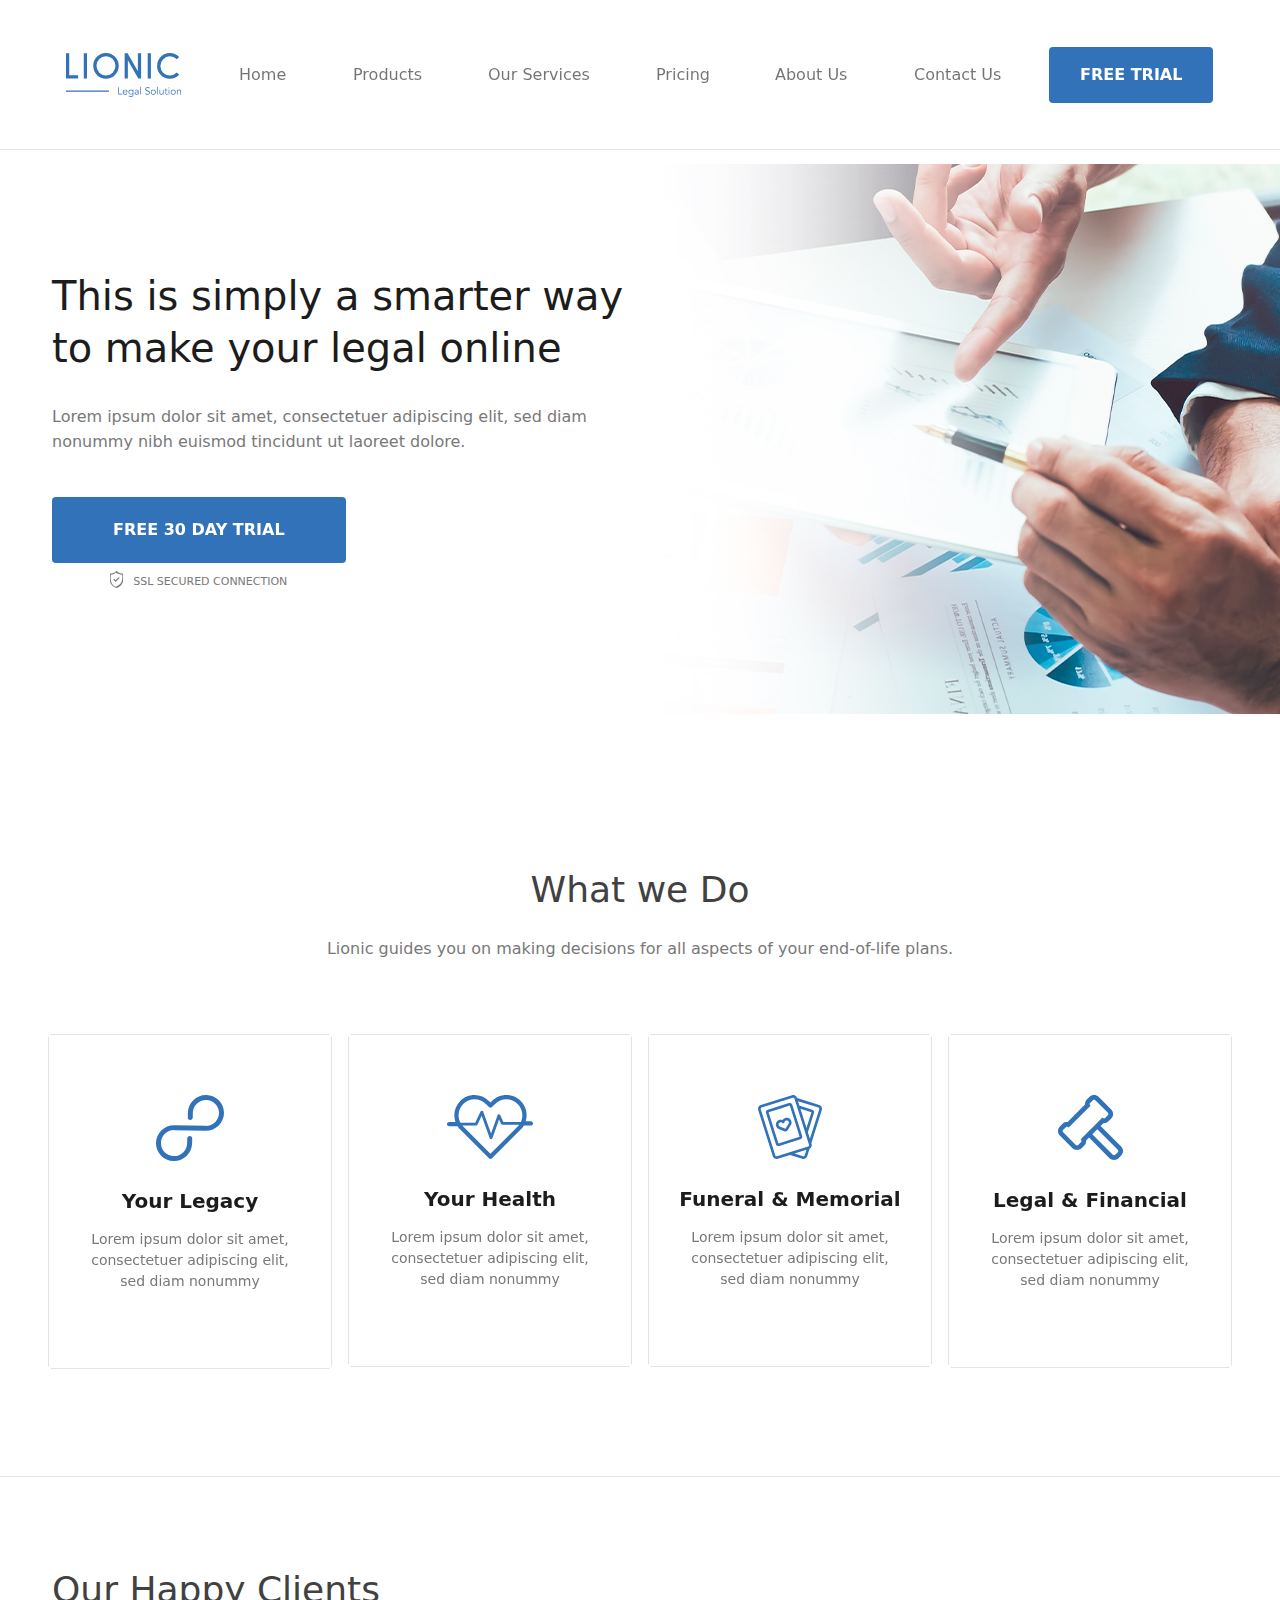
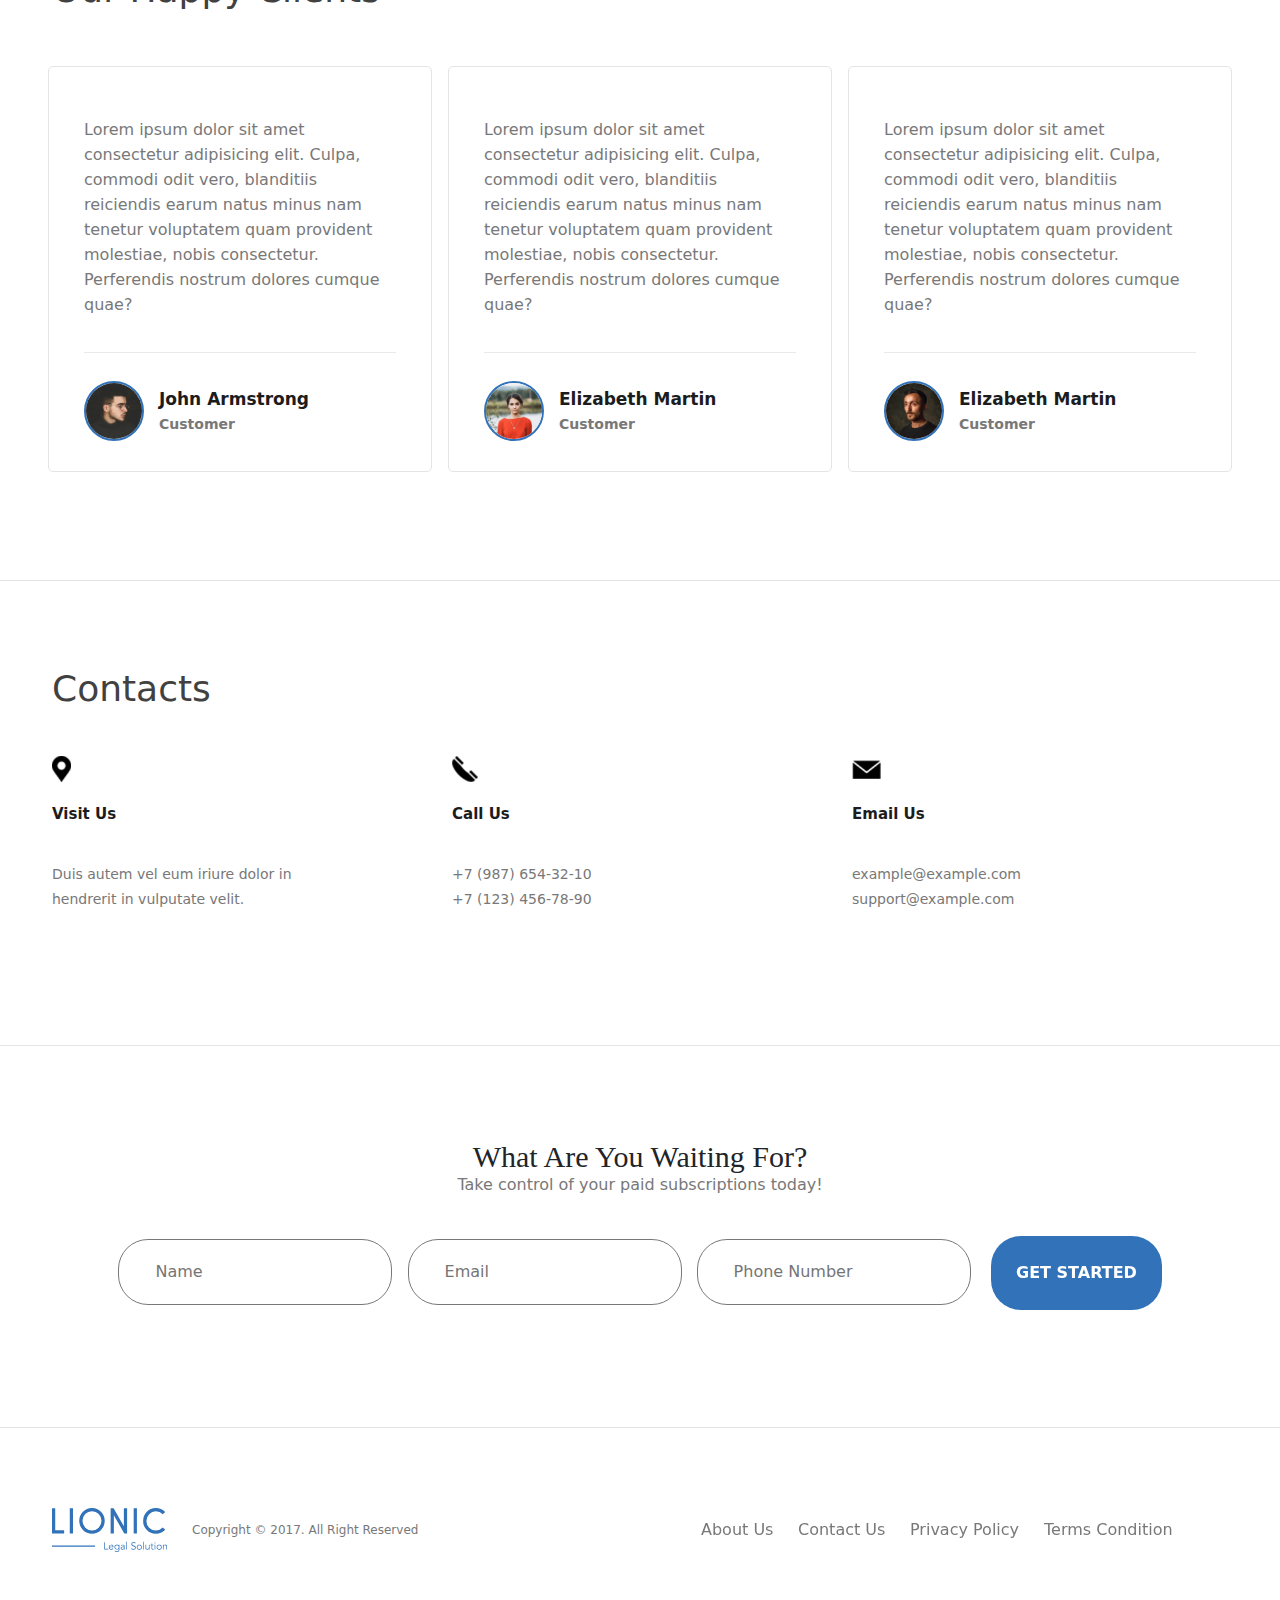
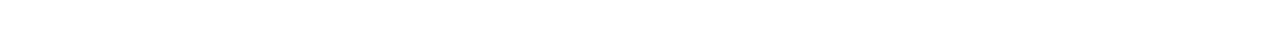
<file: Lionic/index.html>
<!DOCTYPE html>
<html lang="ru">

<head>
  <meta charset="UTF-8">
  <link rel="stylesheet" href="css/bootstrap.css">
  <link rel="stylesheet" href="css/hover.css">
  <link rel="stylesheet" href="css/style.css">
  <link rel="stylesheet" href="css/fonts.css">
  
  <meta http-equiv="X-UA-Compatible" content="IE=edge">
  <meta name="viewport" content="width=device-width, initial-scale=1.0">
  <title>Home</title>
</head>

<body>
  <header class="style-header">
    <div class="container header-container">
      <nav class="navbar navbar-expand-lg navbar-light bg-white">
        <div class="container-fluid">
          <a class="navbar-brand" href="#"><img src="img/Logo.svg" alt="" class="style-img"></a>
          <button class="navbar-toggler" type="button" data-bs-toggle="collapse" data-bs-target="#navbarSupportedContent" aria-controls="navbarSupportedContent" aria-expanded="false" aria-label="Toggle navigation">
            <span class="navbar-toggler-icon"></span>
          </button>
          <div class="collapse navbar-collapse" id="navbarSupportedContent">
            <ul class="navbar-nav me-auto mb-2 mb-lg-0">
              <li class="nav-item">
                <a class="nav-link hvr-underline-from-center" aria-current="page" href="#">Home</a>
              </li>
              <li class="nav-item">
                <a class="nav-link hvr-underline-from-center" href="#">Products</a>
              </li>
              <li class="nav-item">
                <a class="nav-link hvr-underline-from-center" href="#">Our Services</a>
              </li>
              <li class="nav-item">
                <a class="nav-link hvr-underline-from-center" href="#">Pricing</a>
              </li>
              <li class="nav-item">
                <a class="nav-link hvr-underline-from-center" href="#">About Us</a>
              </li>
              <li class="nav-item">
                <a class="nav-link hvr-underline-from-center" href="#">Contact Us</a>
              </li>
            </ul>
            <form class="d-flex">
              <a href="" class="btn header-btn hvr-buzz-out">FREE TRIAL</a>
            </form>
          </div>
        </div>
      </nav>
    </div>
  </header>
  <main>
    <section class="section-hero">
      <div class="container container-hero">
        <div class="row">
          <div class="col-lg-6">
          <h1 class="section-heading-hero">
            This is&nbsp;simply a&nbsp;smarter way to&nbsp;make your legal
            online
          </h1>
          <p class="section-hero-description">
            Lorem ipsum dolor sit amet, consectetuer adipiscing elit, sed diam
            nonummy nibh euismod tincidunt ut&nbsp;laoreet dolore.
          </p>
          <div class="section-hero-action">
            <a href="" class="btn section-hero-btn big-btn hvr-buzz-out">
              free 30 day trial
            </a>
            <div class="section-hero-btn-descriptinon">
              <samp class="section-hero-SSL-icon"></samp>
              SSL secured connection
            </div>
          </div>
        </div>
      </div>
      </div>
    </section>
    <section class="section-do">
      <div class="container">
        <h2 class="section-heading text-center">
          What we Do
        </h2>
        <p class="section-description text-center">
          Lionic guides you on making decisions for all aspects of your end-of-life plans.
        </p>
        <ul class="section-do-list row">
          <li class="col-lg-3 p-2">
            <div class="section-do-item hvr-rectangle-in">
              <svg
              class="section-do-icon"
              width="68"
              height="66"
              viewBox="0 0 68 66"
              fill="none"
              xmlns="http://www.w3.org/2000/svg"
            >
              <g>
                <path
                  d="M50.393 0.00398661C40.438 -0.212013 32.146 7.63799 31.9 17.512L31.776 22.483C31.742 23.839 32.833 24.973 34.2 25.003C35.567 25.032 36.713 23.947 36.746 22.591L36.871 17.62C37.049 10.471 43.062 4.77799 50.271 4.93399C57.478 5.09099 63.201 11.038 63.023 18.187C62.844 25.335 56.831 31.029 49.623 30.872L18.5 30.197C8.54499 29.981 0.252987 37.831 0.00698678 47.705C-0.240013 57.579 7.65099 65.78 17.607 65.995C27.562 66.211 35.854 58.362 36.1 48.488L36.223 43.572C36.257 42.215 35.166 41.082 33.799 41.052C32.432 41.022 31.286 42.108 31.252 43.464L31.129 48.38C30.951 55.529 24.938 61.222 17.729 61.066C10.522 60.909 4.79899 54.962 4.97699 47.813C5.15599 40.664 11.169 34.971 18.377 35.127L49.5 35.802C59.456 36.018 67.747 28.169 67.994 18.295C68.24 8.41999 60.349 0.219987 50.394 0.00498661L50.393 0.00398661Z"
                />
              </g>
              <defs>
                <clipPath id="clip0">
                  <rect width="68" height="66" fill="white" />
                </clipPath>
              </defs>
            </svg>
              <strong class="section-do-item-heading">
                Your Legacy
              </strong>
              <p class="selection-do-item-description">
                Lorem ipsum dolor sit amet, consectetuer adipiscing elit, sed diam nonummy
              </p>
            </div>
          </li>
          <li class="col-lg-3 p-2">
            <div class="section-do-item  hvr-rectangle-in">
              <svg
              class="section-do-icon"
              width="86"
              height="64"
              viewBox="0 0 86 64"
              fill="none"
              xmlns="http://www.w3.org/2000/svg"
            >
              <path
                d="M79.622 20.272C79.622 22.336 79.316 24.352 78.726 26.27H83.868C85.045 26.27 86 27.227 86 28.406C86 29.586 85.045 30.541 83.868 30.541H77.47C77.268 30.541 77.073 30.513 76.888 30.461C76.0053 31.9743 74.9311 33.3675 73.692 34.606L44.972 63.374C44.7741 63.5725 44.539 63.73 44.2802 63.8375C44.0213 63.9449 43.7438 64.0002 43.4635 64.0002C43.1832 64.0002 42.9057 63.9449 42.6468 63.8375C42.388 63.73 42.1529 63.5725 41.955 63.374L13.233 34.606C12.1963 33.5688 11.2752 32.422 10.486 31.186C10.315 31.23 10.136 31.254 9.95 31.254H2.132C1.85176 31.2537 1.57431 31.1983 1.31551 31.0908C1.0567 30.9833 0.821595 30.8259 0.623621 30.6276C0.425646 30.4292 0.268677 30.1938 0.161676 29.9348C0.0546755 29.6758 -0.000261829 29.3983 9.38171e-07 29.118C9.38171e-07 27.938 0.955001 26.982 2.132 26.982H8.447C5.965 19.861 7.56 11.618 13.233 5.93801C15.1066 4.05015 17.3363 2.55313 19.793 1.5338C22.2497 0.514473 24.8843 -0.00687342 27.544 1.15198e-05C32.95 1.15198e-05 38.034 2.10901 41.856 5.93801L43.463 7.54701L45.07 5.93701C46.9438 4.04921 49.1737 2.55231 51.6306 1.53315C54.0874 0.513987 56.7222 -0.0071368 59.382 1.15198e-05C62.0417 -0.00681806 64.6763 0.514553 67.133 1.53388C69.5896 2.55321 71.8194 4.0502 73.693 5.93801C75.5791 7.8172 77.0741 10.0515 78.0918 12.5117C79.1094 14.972 79.6295 17.6096 79.622 20.272ZM70.678 8.95701C69.1987 7.46697 67.4383 6.28548 65.4989 5.48108C63.5595 4.67667 61.4796 4.26536 59.38 4.27101C57.2807 4.26563 55.2012 4.67706 53.2622 5.48146C51.3231 6.28586 49.563 7.46721 48.084 8.95701L44.969 12.077C44.7713 12.2754 44.5364 12.4329 44.2777 12.5403C44.019 12.6478 43.7416 12.7031 43.4615 12.7031C43.1814 12.7031 42.904 12.6478 42.6453 12.5403C42.3866 12.4329 42.1517 12.2754 41.954 12.077L38.84 8.95701C37.3608 7.46718 35.6005 6.28582 33.6613 5.48142C31.7221 4.67703 29.6424 4.26561 27.543 4.27101C25.4437 4.26546 23.3642 4.67682 21.4251 5.48123C19.486 6.28564 17.7259 7.46708 16.247 8.95701C11.173 14.04 10.232 21.718 13.425 27.763H28.236L33.538 16.479C33.783 15.959 34.277 15.634 34.891 15.663C35.1717 15.6764 35.4421 15.7726 35.6681 15.9396C35.8942 16.1065 36.0657 16.3367 36.161 16.601L44.051 38.487L50.542 20.168C50.6364 19.9007 50.8086 19.6678 51.0365 19.4992C51.2643 19.3306 51.5374 19.2341 51.8206 19.2221C52.1038 19.21 52.3842 19.283 52.6255 19.4316C52.8669 19.5802 53.0583 19.7977 53.175 20.056L56.351 27.051H73.852C76.612 21.125 75.554 13.842 70.677 8.95701H70.678ZM16.248 31.586L43.463 58.844L70.678 31.586C71.2253 31.038 71.7323 30.4512 72.195 29.83H55.736C55.179 29.83 54.373 29.573 54.143 29.064L52.046 24.444L45.404 43.189C45.204 43.755 44.67 44.135 44.069 44.136H44.066C43.466 44.136 42.933 43.76 42.729 43.196L34.653 20.798L30.426 29.794C30.192 30.292 29.99 30.541 29.439 30.541H15.293C15.593 30.901 15.912 31.249 16.248 31.586Z"
              />
            </svg>
              <strong class="section-do-item-heading">
                Your Health
              </strong>
              <p class="selection-do-item-description">
                Lorem ipsum dolor sit amet, consectetuer adipiscing elit, sed diam nonummy
              </p>
            </div>
          </li>
          <li class="col-lg-3 p-2">
            <div class="section-do-item hvr-rectangle-in">
              <svg
                class="section-do-icon"
                width="64"
                height="64"
                viewBox="0 0 64 64"
                fill="none"
                xmlns="http://www.w3.org/2000/svg"
              >
                <path
                  d="M63.8101 15.073L53.3321 48.146L53.5791 48.926C53.7393 49.4264 53.7986 49.9537 53.7536 50.4772C53.7086 51.0008 53.5603 51.5102 53.3171 51.976C52.9241 52.732 52.3171 53.329 51.5701 53.704L51.5611 53.737L49.1941 61.207C48.8722 62.2171 48.1632 63.0585 47.2223 63.5469C46.2815 64.0354 45.1853 64.131 44.1741 63.813L32.0001 59.957L19.8261 63.813C18.8148 64.131 17.7187 64.0354 16.7778 63.5469C15.8369 63.0585 15.1279 62.2171 14.8061 61.207L0.188058 15.074C0.0280711 14.5735 -0.0310613 14.0462 0.0140824 13.5227C0.0592262 12.9991 0.20775 12.4897 0.451058 12.024C0.69167 11.5566 1.02267 11.1416 1.42487 10.8031C1.82706 10.4646 2.29245 10.2093 2.79406 10.052L33.9431 0.187C34.9542 -0.131631 36.0504 -0.0363451 36.9915 0.451969C37.9325 0.940283 38.6415 1.78178 38.9631 2.792L39.0401 3.034C39.0491 3.036 39.0581 3.037 39.0661 3.04L61.2061 10.053C61.7073 10.2103 62.1723 10.4654 62.5743 10.8035C62.9763 11.1417 63.3073 11.5561 63.5481 12.023C64.0401 12.973 64.1331 14.055 63.8101 15.073ZM48.4441 54.75L36.4161 58.559L44.9781 61.271C45.3153 61.3777 45.6811 61.3463 45.9951 61.1835C46.3092 61.0208 46.5458 60.7401 46.6531 60.403L48.4441 54.75ZM51.0371 49.732L36.4211 3.598C36.3142 3.26106 36.078 2.98029 35.7644 2.81736C35.4507 2.65442 35.0852 2.62264 34.7481 2.729L3.60006 12.595C3.26006 12.702 2.98306 12.935 2.81906 13.252C2.73787 13.4073 2.68829 13.5771 2.67319 13.7517C2.65808 13.9263 2.67775 14.1021 2.73106 14.269L17.3471 60.402C17.5691 61.103 18.3201 61.492 19.0211 61.271L31.5611 57.299C31.5891 57.289 31.6171 57.279 31.6461 57.272L50.1691 51.405C50.5091 51.298 50.7861 51.065 50.9491 50.748C51.1141 50.432 51.1451 50.071 51.0371 49.731V49.732ZM48.4971 32.885L53.4461 17.265L42.4451 13.781L48.4971 32.885ZM61.1801 13.25C61.0998 13.0945 60.9896 12.9565 60.8557 12.8439C60.7218 12.7313 60.567 12.6464 60.4001 12.594L40.0231 6.14L41.4691 10.701C41.5571 10.711 41.6451 10.729 41.7321 10.757L54.2501 14.722C54.5841 14.8269 54.894 14.9969 55.1619 15.2223C55.4299 15.4477 55.6505 15.7239 55.8111 16.035C55.9734 16.3456 56.0726 16.6852 56.1028 17.0344C56.133 17.3835 56.0937 17.7352 55.9871 18.069L49.8951 37.297L51.9331 43.731L61.2681 14.267C61.3751 13.927 61.3441 13.567 61.1801 13.25ZM30.9401 23.336C31.5152 23.6323 32.0259 24.0398 32.4425 24.5349C32.8591 25.0299 33.1733 25.6027 33.3671 26.22C33.5725 26.8654 33.633 27.5483 33.5443 28.2198C33.4557 28.8913 33.22 29.535 32.8541 30.105L29.6411 35.126C29.3916 35.5142 29.0489 35.8336 28.6441 36.0552C28.2393 36.2767 27.7855 36.3932 27.3241 36.394C26.9701 36.394 26.6161 36.326 26.2841 36.19L20.7651 33.936C20.1378 33.6806 19.5745 33.29 19.1154 32.792C18.6563 32.2941 18.3127 31.701 18.1091 31.055C17.9119 30.4388 17.8389 29.7897 17.8943 29.1451C17.9498 28.5006 18.1326 27.8734 18.4321 27.3C18.7284 26.7249 19.1359 26.2142 19.631 25.7976C20.126 25.3811 20.6988 25.0668 21.3161 24.873C22.3839 24.5378 23.5338 24.5745 24.5781 24.977C25.1998 24.0462 26.1189 23.3539 27.1851 23.013C27.8013 22.8161 28.4504 22.7433 29.0949 22.7987C29.7394 22.8541 30.3665 23.0368 30.9401 23.336ZM30.8251 27.025C30.7361 26.742 30.5919 26.4795 30.4009 26.2526C30.2098 26.0257 29.9757 25.8389 29.7121 25.703C29.4491 25.5656 29.1615 25.4818 28.8659 25.4564C28.5703 25.431 28.2726 25.4645 27.9901 25.555C27.6178 25.6716 27.2823 25.8833 27.0168 26.1692C26.7513 26.455 26.565 26.8051 26.4761 27.185C26.4221 27.4083 26.3114 27.6139 26.1547 27.7819C25.998 27.9499 25.8006 28.0747 25.5816 28.1441C25.3626 28.2135 25.1294 28.2251 24.9045 28.178C24.6797 28.1309 24.4708 28.0265 24.2981 27.875C24.0064 27.6158 23.6523 27.4371 23.2705 27.3565C22.8888 27.2758 22.4926 27.296 22.1211 27.415C21.838 27.5042 21.5755 27.6487 21.3488 27.8401C21.122 28.0315 20.9355 28.266 20.8001 28.53C20.6627 28.793 20.5789 29.0806 20.5535 29.3762C20.5281 29.6718 20.5616 29.9694 20.6521 30.252C20.8271 30.805 21.2371 31.249 21.7751 31.469L27.2931 33.723C27.3114 33.731 27.3322 33.7317 27.3511 33.725C27.3696 33.7194 27.3856 33.7074 27.3961 33.691L30.6091 28.669C30.9231 28.179 31.0021 27.581 30.8261 27.027L30.8251 27.025ZM44.1721 40.932C44.2788 41.2656 44.3183 41.6171 44.2882 41.966C44.2582 42.315 44.1592 42.6545 43.9971 42.965C43.8365 43.2764 43.6158 43.5529 43.3477 43.7785C43.0796 44.004 42.7694 44.1742 42.4351 44.279L21.2401 50.994C20.5659 51.2062 19.835 51.1426 19.2077 50.817C18.5803 50.4914 18.1076 49.9305 17.8931 49.257L8.01306 18.07C7.90624 17.7362 7.8667 17.3846 7.89674 17.0355C7.92678 16.6863 8.0258 16.3466 8.18806 16.036C8.34862 15.7249 8.56923 15.4487 8.83717 15.2233C9.1051 14.9979 9.41503 14.8279 9.74906 14.723L30.9451 8.009C31.6194 7.79619 32.3506 7.85955 32.9782 8.18519C33.6059 8.51083 34.0788 9.07215 34.2931 9.746L44.1721 40.932ZM41.6301 41.737L31.7501 10.551L21.9781 13.645L10.5531 17.264L20.4331 48.45L41.6301 41.737Z"
                />
              </svg>
              <strong class="section-do-item-heading">
                Funeral & Memorial
              </strong>
              <p class="selection-do-item-description">
                Lorem ipsum dolor sit amet, consectetuer adipiscing elit, sed diam nonummy
              </p>
            </div>
          </li>
          <li class="col-lg-3 p-2">
            <div class="section-do-item hvr-rectangle-in">
              <svg
                class="section-do-icon"
                width="65"
                height="65"
                viewBox="0 0 65 65"
                fill="none"
                xmlns="http://www.w3.org/2000/svg"
              >
                <path
                  d="M63.131 51.506C64.3269 52.7045 64.9985 54.3285 64.9985 56.0215C64.9985 57.7146 64.3269 59.3385 63.131 60.537L60.54 63.13C59.9482 63.7249 59.2442 64.1965 58.4689 64.5175C57.6935 64.8385 56.8622 65.0025 56.023 65C55.184 65.0024 54.3529 64.8384 53.5777 64.5174C52.8025 64.1964 52.0987 63.7249 51.507 63.13L30.988 42.613L28.126 45.475C28.2028 46.397 28.077 47.3246 27.7574 48.1928C27.4378 49.061 26.9322 49.8488 26.276 50.501L23.55 53.227C22.9583 53.8218 22.2545 54.2934 21.4793 54.6143C20.7042 54.9353 19.873 55.0994 19.034 55.097C18.1952 55.0993 17.3642 54.9352 16.5892 54.6142C15.8142 54.2932 15.1106 53.8217 14.519 53.227L1.86503 40.575C0.66925 39.3767 -0.00231934 37.7529 -0.00231934 36.06C-0.00231934 34.3671 0.66925 32.7434 1.86503 31.545L4.59103 28.819C5.24326 28.1629 6.03107 27.6573 6.89928 27.3377C7.76748 27.0182 8.69507 26.8923 9.61703 26.969L26.97 9.61902C26.8953 8.69769 27.0219 7.77112 27.341 6.90358C27.6601 6.03605 28.1641 5.24832 28.818 4.59502L31.543 1.87002C32.1347 1.27539 32.8383 0.803958 33.6133 0.48298C34.3883 0.162003 35.2192 -0.00214761 36.058 2.1214e-05C37.764 2.1214e-05 39.368 0.664021 40.574 1.87002L53.227 14.522C54.4226 15.7205 55.094 17.3442 55.094 19.037C55.094 20.7298 54.4226 22.3536 53.227 23.552L50.502 26.278C49.8497 26.9342 49.0617 27.4398 48.1933 27.7594C47.3249 28.079 46.3972 28.2048 45.475 28.128L42.613 30.99L63.131 51.506ZM31.164 35.784L35.783 31.165L39.243 27.705L44.398 22.551L44.798 22.951C45.126 23.279 45.556 23.443 45.986 23.443C46.416 23.443 46.846 23.279 47.175 22.951L49.9 20.226C50.0561 20.07 50.1798 19.8848 50.2643 19.681C50.3487 19.4771 50.3922 19.2587 50.3922 19.038C50.3922 18.8174 50.3487 18.5989 50.2643 18.3951C50.1798 18.1912 50.0561 18.006 49.9 17.85L37.246 5.19702C37.0901 5.04084 36.905 4.91699 36.7011 4.83256C36.4972 4.74813 36.2787 4.70479 36.058 4.70502C35.628 4.70502 35.198 4.86902 34.87 5.19702L32.144 7.92202C31.9879 8.07804 31.864 8.26332 31.7794 8.46725C31.6949 8.67118 31.6514 8.88977 31.6514 9.11052C31.6514 9.33128 31.6949 9.54987 31.7794 9.7538C31.864 9.95773 31.9879 10.143 32.144 10.299L32.544 10.699L10.694 32.546L10.294 32.146C10.1381 31.9898 9.95296 31.866 9.74909 31.7816C9.54523 31.6971 9.32669 31.6538 9.10603 31.654C8.67603 31.654 8.24603 31.818 7.91803 32.146L5.19303 34.87C5.03701 35.026 4.91325 35.2112 4.82881 35.4151C4.74437 35.6189 4.70091 35.8374 4.70091 36.058C4.70091 36.2787 4.74437 36.4971 4.82881 36.701C4.91325 36.9048 5.03701 37.09 5.19303 37.246L17.846 49.9C18.174 50.228 18.604 50.392 19.034 50.392C19.464 50.392 19.894 50.228 20.223 49.9L22.948 47.175C23.1042 47.019 23.2281 46.8337 23.3126 46.6298C23.3971 46.4259 23.4407 46.2073 23.4407 45.9865C23.4407 45.7658 23.3971 45.5472 23.3126 45.3433C23.2281 45.1393 23.1042 44.954 22.948 44.798L22.548 44.398L27.703 39.244L31.164 35.784ZM59.804 54.834L39.285 34.317L34.315 39.287L54.835 59.803C55.162 60.131 55.593 60.295 56.023 60.295C56.453 60.295 56.883 60.131 57.211 59.803L59.804 57.21C59.9601 57.054 60.0838 56.8688 60.1683 56.665C60.2527 56.4611 60.2962 56.2427 60.2962 56.022C60.2962 55.8014 60.2527 55.5829 60.1683 55.3791C60.0838 55.1752 59.9601 54.99 59.804 54.834Z"
                />
              </svg>
              <strong class="section-do-item-heading">
                Legal & Financial
              </strong>
              <p class="selection-do-item-description">
                Lorem ipsum dolor sit amet, consectetuer adipiscing elit, sed diam nonummy
              </p>
            </div>
          </li>
        </ul>
      </div>
    </section>
    <section class="section-clients">
      <div class="container">
        <h2 class="section-heading section-clients-heading">
          Our Happy Clients
        </h2>
        <ul class="section-clients-list row">
          <li class="col-lg-4 p-2">
            <div class="section-clients-item">
              <p class="section-clients-testimonial">
                Lorem ipsum dolor sit amet consectetur adipisicing elit. Culpa, commodi odit vero, blanditiis reiciendis
                earum natus minus nam tenetur voluptatem quam provident molestiae, nobis consectetur. Perferendis nostrum
                dolores cumque quae?
              </p>
              <div class="section-clients-user">
                <img class="section-clients-avatar" src="img/Section-clients/client1.jpg" alt="">
                <div class="section-clients-user-info">
                  <div class="section-clients-user-name">
                  John Armstrong
                  <div class="section-clients-user-description">
                    Customer
                  </div>
                </div>
              </div>
            </div>
            </div>
          </li>
          <li class="col-lg-4 p-2">
            <div class="section-clients-item">
              <p class="section-clients-testimonial">
                Lorem ipsum dolor sit amet consectetur adipisicing elit. Culpa, commodi odit vero, blanditiis reiciendis
                earum natus minus nam tenetur voluptatem quam provident molestiae, nobis consectetur. Perferendis nostrum
                dolores cumque quae?
              </p>
              <div class="section-clients-user">
                <img class="section-clients-avatar" src="img/Section-clients/client2.jpg" alt="">
                <div class="section-clients-user-info">
                  <div class="section-clients-user-name">
                  Elizabeth Martin
                  <div class="section-clients-user-description">
                    Customer
                  </div>
                </div>
              </div>
            </div>
            </div>
          </li>
          <li class="col-lg-4 p-2">
            <div class="section-clients-item">
              <p class="section-clients-testimonial">
                Lorem ipsum dolor sit amet consectetur adipisicing elit. Culpa, commodi odit vero, blanditiis reiciendis
                earum natus minus nam tenetur voluptatem quam provident molestiae, nobis consectetur. Perferendis nostrum
                dolores cumque quae?
              </p>
              <div class="section-clients-user">
                <img class="section-clients-avatar" src="img/Section-clients/client3.jpg" alt="">
                <div class="section-clients-user-info">
                  <div class="section-clients-user-name">
                  Elizabeth Martin
                  <div class="section-clients-user-description">
                    Customer
                  </div>
                </div>
              </div>
            </div>
            </div>
          </li>
        </ul>
      </div>
    </section>
    <section class="section-contacts">
      <div class="container">
        <h2 class="section-heading">
          Contacts
        </h2>
        <ul class="section-contacts-list row">
          <li class="col-lg-4">
            <div class="section-contacts-list-item">
              <span class="section-contacts-icon section-contacts-icon-gps"></span>
              <strong class="section-contacts-heading">Visit Us</strong>
              <div class="section-contacts-info">
                Duis autem vel eum iriure dolor in hendrerit in vulputate velit.
              </div>
            </div>
          </li>
          <li class="col-lg-4">
            <div class="section-contacts-list-item">
              <span class="section-contacts-icon section-contacts-icon-phone"></span>
              <strong class="section-contacts-heading">Call Us</strong>
              <div class="section-contacts-info">
                +7 (987) 654-32-10
                <br>
                +7 (123) 456-78-90
              </div>
            </div>
          </li>
          <li class="col-lg-4">
            <div class="section-contacts-list-item">
              <span class="section-contacts-icon section-contacts-icon-mail"></span>
              <strong class="section-contacts-heading">Email Us</strong>
              <div class="section-contacts-info">
                example@example.com
                <br>
                support@example.com
              </div>
            </div>
          </li>
        </ul>
      </div>
    </section>
    <section class="selection-contact-form">
      <div class="container container-form">
      <h2 class="section-heading-form text-center">What Are You Waiting For?</h2>
      <p class="section-description text-center form-h2-style">
        Take control of your paid subscriptions today!
      </p>
      <div class="row">
        <div class="col-lg-12">
      <form action="https://jsonplaceholder.typicode.com/posts" method="post" class="form">
        <input type="text" name="username" placeholder="Name" id="" class="input">
        <input type="email" name="email" id="" placeholder="Email" class="input">
        <input type="tel" name="phone" id="" placeholder="Phone Number" class="input">
        <button type="submit" class="btn btn-submit hvr-buzz-out p-4" class="input">
          Get started
        </button>
      </form>
    </div>
  </div>
      </div>
    </section>
  </main>
  <footer footer>
    <div class="container footer-container">
      <div class="footer-left">
        <a href="" class="footer-logo">
          <img src="img/Logo.svg" alt="" class="Style-Footer-Img">
        </a>
        <small class="footer-copyrigts">Copyright&nbsp;©&nbsp;2017.&nbsp;All&nbsp;Right&nbsp;Reserved</small>
      </div>
      <div class="footer-right">
        <nav class="footer-nav">
          <ul class="footer-nav-list">
            <li class="footer-nav-item">
              <a href="" class="footer-nav-link hvr-underline-from-center">About Us</a>
            </li>
            <li class="footer-nav-item">
              <a href="" class="footer-nav-link hvr-underline-from-center">Contact Us</a>
            </li>
            <li class="footer-nav-item">
              <a href="" class="footer-nav-link hvr-underline-from-center">Privacy Policy</a>
            </li>
            <li class="footer-nav-item">
              <a href="" class="footer-nav-link hvr-underline-from-center">Terms Condition</a>
            </li>
          </ul>
        </div>
        </nav>
      </div>
    </div>
      </footer>
      <script src="js/bootstrap.js"></script>
</body>

</html>
</file>
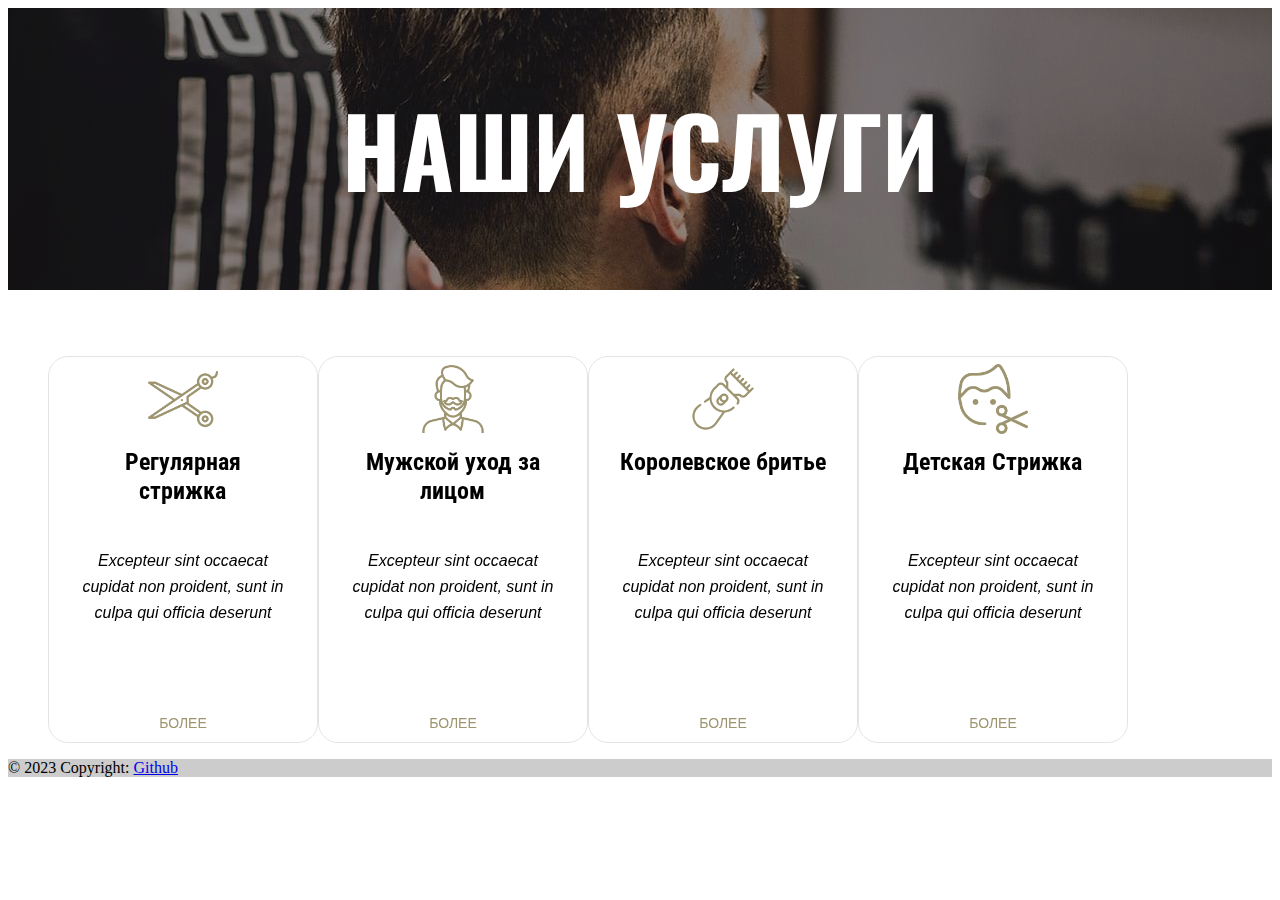
<file: template_01/index.html>
<!doctype html>
<html lang="ru">

<head>
  <title>Title</title>
  <!-- Required meta tags -->
  <meta charset="utf-8">
  <meta name="viewport" content="width=device-width, initial-scale=1, shrink-to-fit=no">
  <!-- Bootstrap CSS v5.2.1 -->
  <link href="https://cdn.jsdelivr.net/npm/bootstrap@5.2.1/dist/css/bootstrap.min.css" rel="stylesheet"
    integrity="sha384-iYQeCzEYFbKjA/T2uDLTpkwGzCiq6soy8tYaI1GyVh/UjpbCx/TYkiZhlZB6+fzT" crossorigin="anonymous">
  <link rel="stylesheet" href="css/hover.css">
  <link rel="stylesheet" href="css/style.css">
  <link rel="preconnect" href="https://fonts.googleapis.com">
<link rel="preconnect" href="https://fonts.gstatic.com" crossorigin>
<link href="https://fonts.googleapis.com/css2?family=Roboto+Condensed:wght@700&display=swap" rel="stylesheet">
<link rel="preconnect" href="https://fonts.googleapis.com">
<link rel="preconnect" href="https://fonts.gstatic.com" crossorigin>
<link href="https://fonts.googleapis.com/css2?family=Oswald:wght@700&display=swap" rel="stylesheet">
</head>

<body>
  <header>
  </header>
  <main>
  <section class="hero">
    <h2 class="text-hero">НАШИ УСЛУГИ</h2>
  </section>
  <section class="section-info">
    <div class="container">
      <ul class="section-info-list row">
        <li class="col-lg-3 p-3">
          <div class="section-info-item hvr-fade">
          <img class="section-info-icon" src="img/1.png" alt="">
          <h3 class="section-info-title">Регулярная стрижка</h2>
          <p class="section-info-description">Excepteur sint occaecat cupidat non proident, sunt in culpa qui officia deserunt</p>
          <a href="" class="section-info-about">более</a>
          </div>
      </li>
      <li class="col-lg-3 p-3">
        <div class="section-info-item hvr-fade">
          <img class="section-info-icon" src="img/2.png" alt="">
          <h3 class="section-info-title">Мужской уход за лицом</h2>
          <p class="section-info-description">Excepteur sint occaecat cupidat non proident, sunt in culpa qui officia deserunt</p>
          <a href="" class="section-info-about">более</a>
        </div>
    </li>
    <li class="col-lg-3 p-3">
      <div class="section-info-item hvr-fade">
        <img class="section-info-icon" src="img/3.png" alt="">
        <h3 class="section-info-title">Королевское бритье</h2>
        <p class="section-info-description">Excepteur sint occaecat cupidat non proident, sunt in culpa qui officia deserunt</p>
        <a href="" class="section-info-about">более</a>
      </div>
  </li>
</li>
  <li class="col-lg-3 p-3">
    <div class="section-info-item hvr-fade">
      <img class="section-info-icon" src="img/4.png" alt="">
      <h3 class="section-info-title">Детская Стрижка</h2>
      <p class="section-info-description">Excepteur sint occaecat cupidat non proident, sunt in culpa qui officia deserunt</p>
      <a href="" class="section-info-about">более</a>
      </li>
    </div>
    </ul>
  </div>
  </section>
  </main>
  <footer class="bg-dark text-center text-white">
    <!-- Copyright -->
    <div class="text-center p-3" style="background-color: rgba(0, 0, 0, 0.2);">
      © 2023 Copyright:
      <a class="text-white" href="https://github.com/viktorsalivan">Github</a>
    </div>
    <!-- Copyright -->
  </footer>
  <!-- Bootstrap JavaScript Libraries -->
  <script src="https://cdn.jsdelivr.net/npm/@popperjs/core@2.11.6/dist/umd/popper.min.js"
    integrity="sha384-oBqDVmMz9ATKxIep9tiCxS/Z9fNfEXiDAYTujMAeBAsjFuCZSmKbSSUnQlmh/jp3" crossorigin="anonymous">
  </script>

  <script src="https://cdn.jsdelivr.net/npm/bootstrap@5.2.1/dist/js/bootstrap.min.js"
    integrity="sha384-7VPbUDkoPSGFnVtYi0QogXtr74QeVeeIs99Qfg5YCF+TidwNdjvaKZX19NZ/e6oz" crossorigin="anonymous">
  </script>
</body>

</html>
</file>
<file: Lionic/css/style.css>
/* Main Style */

* {
    box-sizing: border-box;
}

html {
    font-family: 'Open Sans';
}

a {
    text-decoration: none;
   
}

a:hover{
    color: rgba(0, 0, 0, 0.55);
}

ul {
    margin: 0;
    padding: 0;
    list-style: none;
}


.section-heading {
    margin-top: 0;
    margin-bottom: 25px;
    font-size: 36px;
    line-height: 1.3;
    font-weight: 300;
    color: #414141;
}

.section-description {
    margin-top: 0;
    font-size: 16px;
    line-height: 1.3;
    color: #787878;

}

.text-center {
    text-align: center;
}



/* !Header */

.style-header {
    height: 150px;
    border-bottom: 1px solid #e4e4e4;
}

.container {
    max-width: 1200px;

}

.header-container {
    display: flex;
    align-items: center;
    justify-content: space-between;
    height: 100%;
}



.navbar {
    display: flex;
    margin: auto;
}



.navbar-brand {
    margin-right: 50px;
}

.nav-item {
    font-style: 15px;
    line-height: 1;
    color: #1c1c1c;
}

.header-btn {
    margin-left: 40px;
}



.btn {
    display: inline-block;
    font-size: 16px;
    font-weight: 600;
    color: white;
    text-transform: uppercase;
    text-decoration: none;
    padding: 15px 30px;
    border-radius: 4px;
    background: #3172b9
}

.btn.big-btn {
    padding: 20px 60px;
    
}


.nav-item:not(:last-child) {
    margin-right: 50px;
}

/*!Hero*/

.section-hero {
    background: url('../img/Base-original.jpg') right center no-repeat white;
}

.container-hero {
    padding-top: 120px;
    padding-bottom: 130px;
}



.section-heading-hero {
    font-size: 40px;
    line-height: 52px;
    font-weight: 300;
    margin-top: 0px;
    margin-bottom: 30px;
    color: #1c1c1c;
}

.section-hero-description {
    margin-bottom: 33px;
    font-size: 16px;
    line-height: 25px;
    color: #787878;
}

.section-hero-btn-descriptinon {
    display: flex;
    align-items: center;
    margin-top: 10px;
    font-size: 11px;
    line-height: 1;
    color: #787878;
    justify-content: center;
    text-align: center;
    text-transform: uppercase;
}

.section-hero-action {
    display: inline-block;
}

.section-hero-btn {
    margin-top: 10px;
}

.section-hero-SSL-icon {
    display: inline-block;
    width: 13px;
    height: 17px;
    margin-right: 10px;
    background-size: contain;
    background: url('../img/SSL.svg') center center no-repeat transparent;
    transform: translateY(-2px)
}

/* !Section DO */

.section-do {
    padding-top: 140px;
    padding-bottom: 99px;
    border-bottom: 1px solid #e4e4e4;
}

.section-do-list {
    display: flex;
    padding-top: 50px;
}

.section-do-item:not(:last-child) {
    margin-right: 30px;
}



.section-do-item {
    display: flex;
    flex-direction: column;
    align-items: center;
    justify-content: space-between;
    border: 1px solid #e4e4e4;
    border-radius: 5px;
    padding: 60px 30px;
}

.section-do-item:hover .section-do-icon{
    fill: #fff;
}

.section-do-item:hover .section-do-item-heading{
    color: #fff;
}

.section-do-item:hover .selection-do-item-description{
    color: #fff;
}



.section-do-item-heading {
    margin-bottom: 18px;
    font-size: 20px;
    line-height: 1;
    font-weight: 600;
    color: #1c1c1c;
    transition: color 0.3s ease-in-out;
}

.section-do-icon {
    margin-bottom: 30px;
    fill: #3172b9;
    transition: fill 0.3s ease-in-out;

}

.selection-do-item-description {
    margin-top: 0;
    font-size: 14px;
    font-weight: 300;
    line-height: 21px;
    text-align: center;
    color: #787878;
    transition: color 0.3s ease-in-out;
}




/* !Clients */

.section-clients {
    padding-top: 90px;
    padding-bottom: 100px;
    border-bottom: 1px solid #e4e4e4;
}

.section-clients-heading {
    margin-bottom: 45px;
}

.section-clients-list {
    display: flex;
}

.section-clients-item {
    flex-direction: column;
    justify-content: space-between;
    padding: 50px 35px 30px 35px;
    border: 1px solid #e4e4e4;
    border-radius: 5px;
}

.section-clients-user {
    display: flex;
    align-items: center;
    padding-top: 28px;
    border-top: 1px solid #e9e9e9;
}

.section-clients-avatar {
    width: 60px;
    height: 60px;
    border: 2px solid #3172b9;
    border-radius: 50%;
    margin-right: 15px;
}

.section-clients-testimonial {
    margin-top: 0;
    margin-bottom: 35px;
    tab-size: 14px;
    line-height: 25px;
    font-weight: 300;
    color: #787878;

}

.section-clients-user-name {
    font-size: 17px;
    line-height: 26px;
    font-weight: 600;
    color: #1c1c1c;
}

.section-clients-user-description {
    font-size: 14px;
    line-height: 25px;
    color: #787878;
}

/* Contacts */

.section-contacts {
    padding-top: 85px;
    padding-bottom: 95px;
    border-bottom: 1px solid #e4e4e4;
}

.section-contacts-list {
    display: flex;
    margin-top: 43px;
}

.section-contacts-list-item {

    margin-right: auto;
    justify-content: space-between;
    padding-bottom: 10%;
}

.section-contacts-info {
    max-width: 250px;
}

.section-contacts-icon {
    height: 26px;
    display: block;
    margin-bottom: 25px;
    background-repeat: no-repeat;
    background-position: center left;
    background-size: auto 100%;
    background-color: transparent;
}

.section-contacts-icon-gps {
    background-image: url('../img/gps.png');
}

.section-contacts-icon-phone {
    background-image: url('../img/phone.png');
}

.section-contacts-icon-mail {
    background-image: url('../img/mail.png');
    background-size: auto 19px;
}

.section-contacts-heading {
    display: block;
    margin-bottom: 40px;
    font-size: 15px;
    line-height: 1;
    color: #1c1c1c;
}

.section-contacts-info {
    font-size: 14px;
    line-height: 25px;
    color: #787878;
}

/* !Form Contacts */

.selection-contact-form {
    padding-top: 100px;
    padding-bottom: 117px;
    border-bottom: 1px solid #e4e4e4;
}

.container-form {
    display: flex;
    flex-direction: column;
    align-items: center;


}


.section-heading-form {
    font-size: 30px;
    font-weight: normal;
    line-height: 21px;
    font-family: l;
}


.btn.btn-submit {
    padding: 20px 100px;
    border-radius: 30px;
    border-color: transparent;
    margin-left: 5px;
}

.input {
    margin-right: 10px;
    border-radius: 30px;
    padding: 20px 36px;
    border: 1px solid #787878
}

.section-description.form-h2-style {
    margin-bottom: 40px;
}



/* !Footer */

.footer {
    height: 125px;
}

.footer-container {
    display: flex;
    align-items: center;
    justify-content: space-between;
    height: 100%;
}

.footer-left {
    display: flex;
    align-items: center;
}

.footer-right {
    display: flex;
    align-items: center;
}

.footer-logo {
    margin-right: 25px;
}

.footer-nav-list {
    display: flex;
}

.footer-nav {
    margin-right: 55px;
}

.footer-nav-item:not(:last-child) {
    margin-right: 25px;
}

.footer-nav-link {
    font-size: medium;
    color: #787878;
}

.footer-social-list {
    display: flex;
    align-items: center;

}

.footer-social-icon {
    display: inline-block;
    background-size: contain;
    background-repeat: no-repeat;
    background-color: transparent;
    background-position: center center;
}

.footer-social-item:not(:last-child) {
    margin-right: 30px;
}


.footer-social-icon-twitter {
    width: 18px;
    height: 15px;
    background-image: url('../img/Social-icon/Twitter.svg');
}

.footer-social-Icon-Linkedin {
    width: 18px;
    height: 19px;
    background-image: url('../img/Social-icon/Linkedin.svg');
    transform: translateY(-2px);
}

.footer-social-icon-email {
    width: 24px;
    height: 17px;
    background-image: url('../img/Social-icon/Email.svg');
}

.footer-copyrigts {
    font-size: 12px;
    line-height: 17;
    color: #787878;
}

.footer-nav {
    font-size: 14px;
    line-height: 1;
}
</file>
<file: Lionic/css/fonts.css>
/* open-sans-300 - latin_cyrillic */
@font-face {
    font-family: 'Open Sans';
    font-style: normal;
    font-weight: 300;
    src: url('../fonts/open-sans-v34-latin_cyrillic-300.eot'); /* IE9 Compat Modes */
    src: local(''),
         url('../fonts/open-sans-v34-latin_cyrillic-300.eot?#iefix') format('embedded-opentype'), /* IE6-IE8 */
         url('../fonts/open-sans-v34-latin_cyrillic-300.woff2') format('woff2'), /* Super Modern Browsers */
         url('../fonts/open-sans-v34-latin_cyrillic-300.woff') format('woff'), /* Modern Browsers */
         url('../fonts/open-sans-v34-latin_cyrillic-300.ttf') format('truetype'), /* Safari, Android, iOS */
         url('../fonts/open-sans-v34-latin_cyrillic-300.svg#OpenSans') format('svg'); /* Legacy iOS */
  }
  /* open-sans-regular - latin_cyrillic */
  @font-face {
    font-family: 'Open Sans';
    font-style: normal;
    font-weight: 400;
    src: url('../fonts/open-sans-v34-latin_cyrillic-regular.eot'); /* IE9 Compat Modes */
    src: local(''),
         url('../fonts/open-sans-v34-latin_cyrillic-regular.eot?#iefix') format('embedded-opentype'), /* IE6-IE8 */
         url('../fonts/open-sans-v34-latin_cyrillic-regular.woff2') format('woff2'), /* Super Modern Browsers */
         url('../fonts/open-sans-v34-latin_cyrillic-regular.woff') format('woff'), /* Modern Browsers */
         url('../fonts/open-sans-v34-latin_cyrillic-regular.ttf') format('truetype'), /* Safari, Android, iOS */
         url('../fonts/open-sans-v34-latin_cyrillic-regular.svg#OpenSans') format('svg'); /* Legacy iOS */
  }
  /* open-sans-600 - latin_cyrillic */
  @font-face {
    font-family: 'Open Sans';
    font-style: normal;
    font-weight: 600;
    src: url('../fonts/open-sans-v34-latin_cyrillic-600.eot'); /* IE9 Compat Modes */
    src: local(''),
         url('../fonts/open-sans-v34-latin_cyrillic-600.eot?#iefix') format('embedded-opentype'), /* IE6-IE8 */
         url('../fonts/open-sans-v34-latin_cyrillic-600.woff2') format('woff2'), /* Super Modern Browsers */
         url('../fonts/open-sans-v34-latin_cyrillic-600.woff') format('woff'), /* Modern Browsers */
         url('../fonts/open-sans-v34-latin_cyrillic-600.ttf') format('truetype'), /* Safari, Android, iOS */
         url('../fonts/open-sans-v34-latin_cyrillic-600.svg#OpenSans') format('svg'); /* Legacy iOS */
  }
</file>
<file: template_01/css/style.css>
/* Main */
* {
    box-sizing: border-box;
}

.h2 {
    margin-block-start: 0.83em;
    margin-block-end: 0.83em;
    margin-inline-start: 0px;
    margin-inline-end: 0px;
}

/* Hero */
.hero {
    display: flex;
    justify-content: center;
    flex-direction: column;
    min-height: 282px;
    margin-top: 0;
    margin-bottom: 0;
    background-image: linear-gradient(0deg, rgba(0, 0, 0, 0.4), rgba(0, 0, 0, 0.4)), url('../img/header.jpg');
    background-position: 50% 50%;
}

.text-hero {
    font: 700 96px / 105.6px Oswald, sans-serif;
    text-transform: uppercase;
    text-align: center;
    color: white;
}

/* section-info */
.section-info {
    padding-top: 50px;
}

.section-info-list {
    display: flex;
    list-style: none;
}

.section-info-item {
    display: flex;
    flex-direction: column;
    align-items: center;
    justify-content: space-between;
    border: 1.6px solid #e4e4e4;
    border-radius: 20px;
    width: 270px;
    height: 387px;
    text-align: center;
}

.section-info-item:not(:last-child) {
    margin-right: 30px;
}

.section-info-icon {
    width: 70px;
    height: 70px;
    margin: auto;
    transition: color ease-in-out;
}

.section-info-title {
    font: 700 24px / 28.8px "Roboto Condensed", sans-serif;
    line-height: 1.2;
    text-align: center;
    margin: auto;
    height: 76.8px;
    width: 206.8px;
    transition: color ease-in-out;
}

.section-info-description {
    font: italic 16px / 25.6px "Open Sans", sans-serif;
    line-height: 1.6;
    margin-bottom: 80px;
    width: 206.8px;
    height: 76.8px;
    transition: color ease-in-out;
}

.section-info-about {
    display: table;
    color: rgb(157, 149, 112);
    font: 500 14px / 22.4px "Open Sans", sans-serif;
    text-align: center;
    text-decoration: none solid rgb(157, 149, 112);
    text-emphasis-color: rgb(157, 149, 112);
    text-size-adjust: 100%;
    text-transform: uppercase;
    width: 50.2px;
    margin: auto;
}

/* Footer */
</file>
